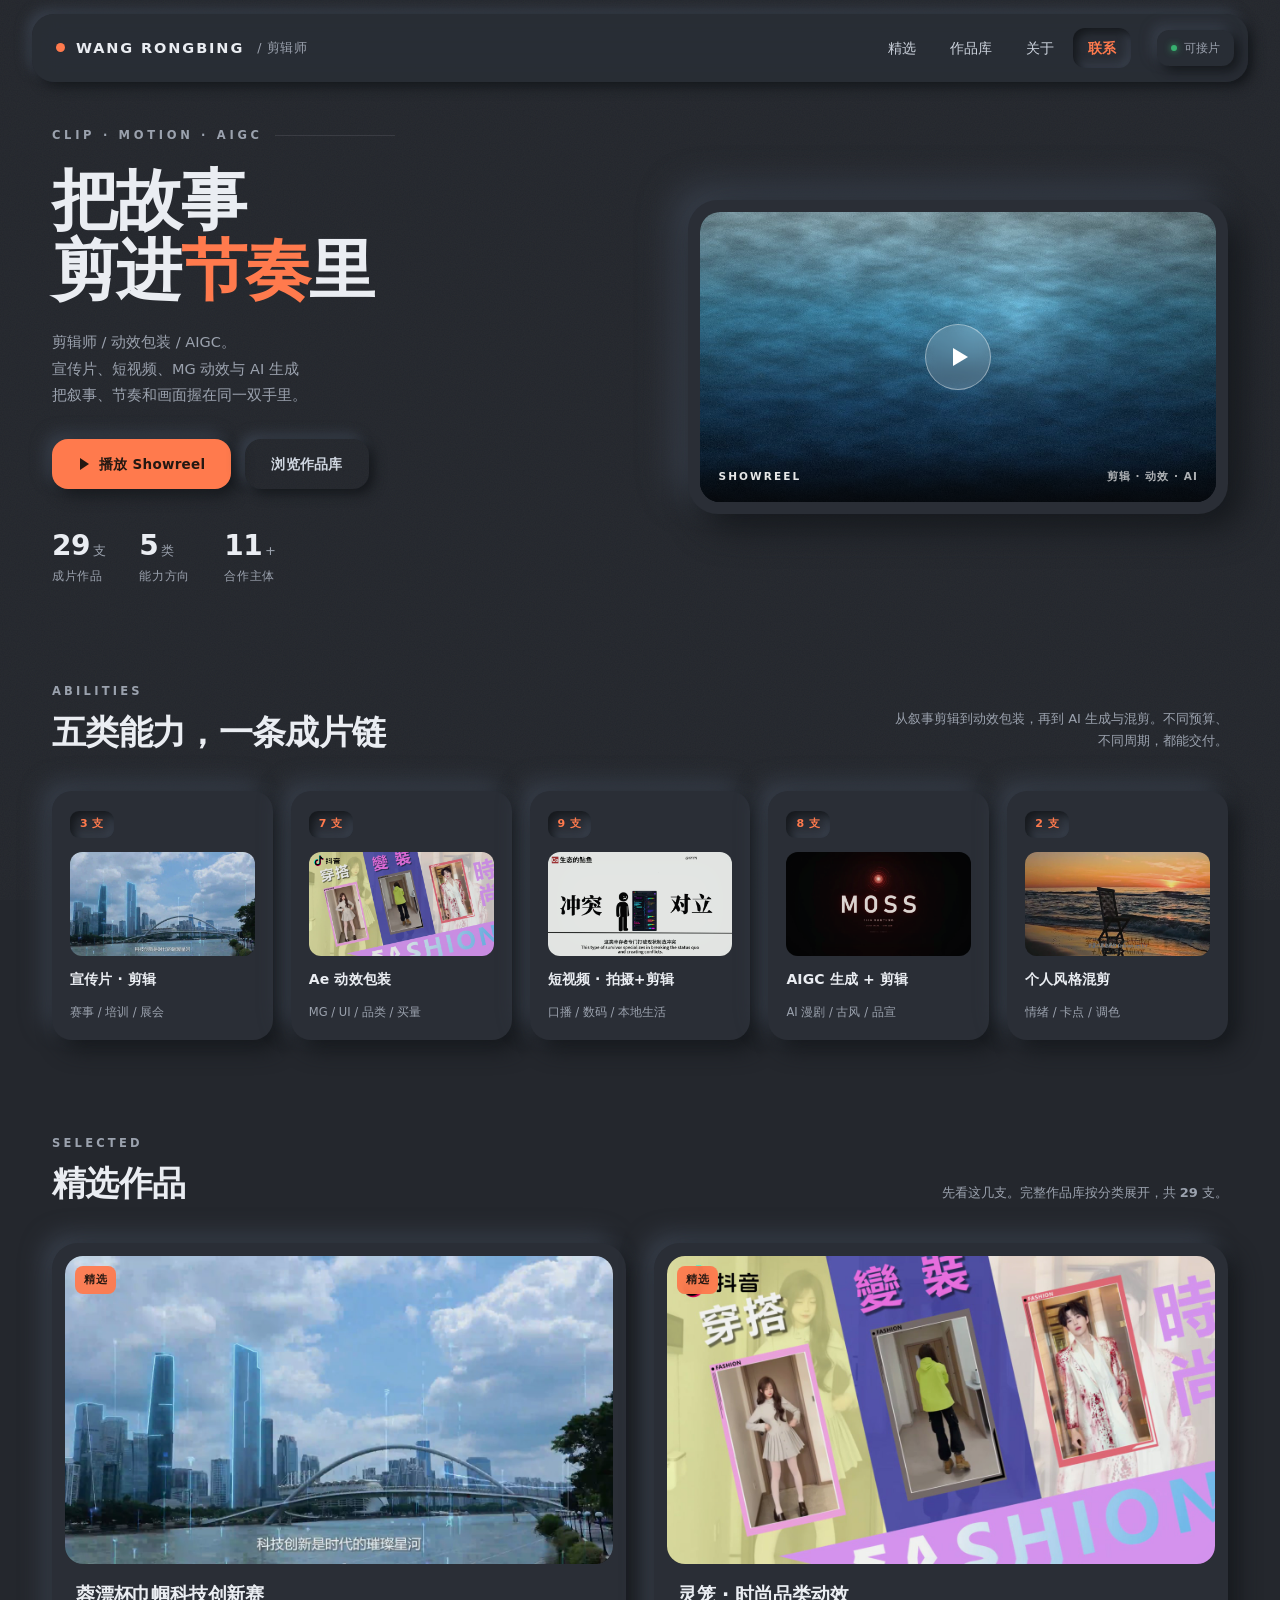
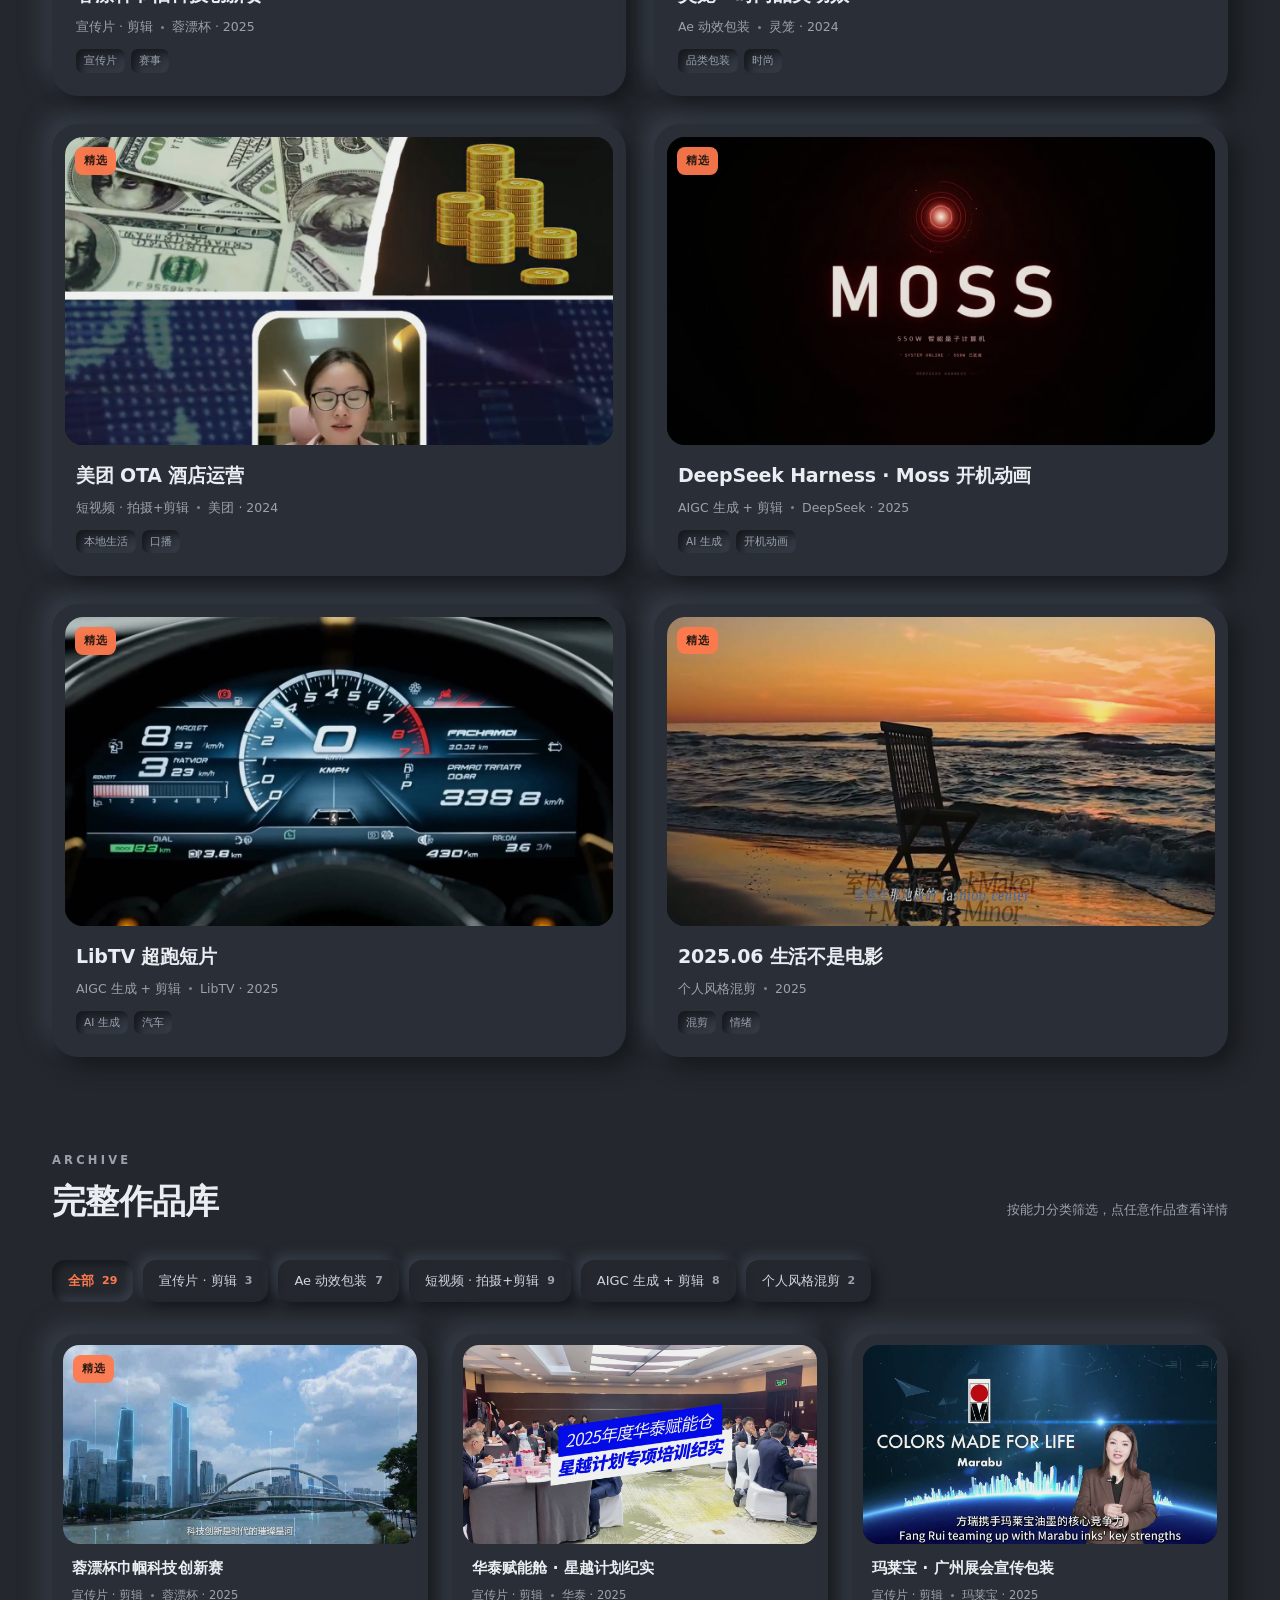
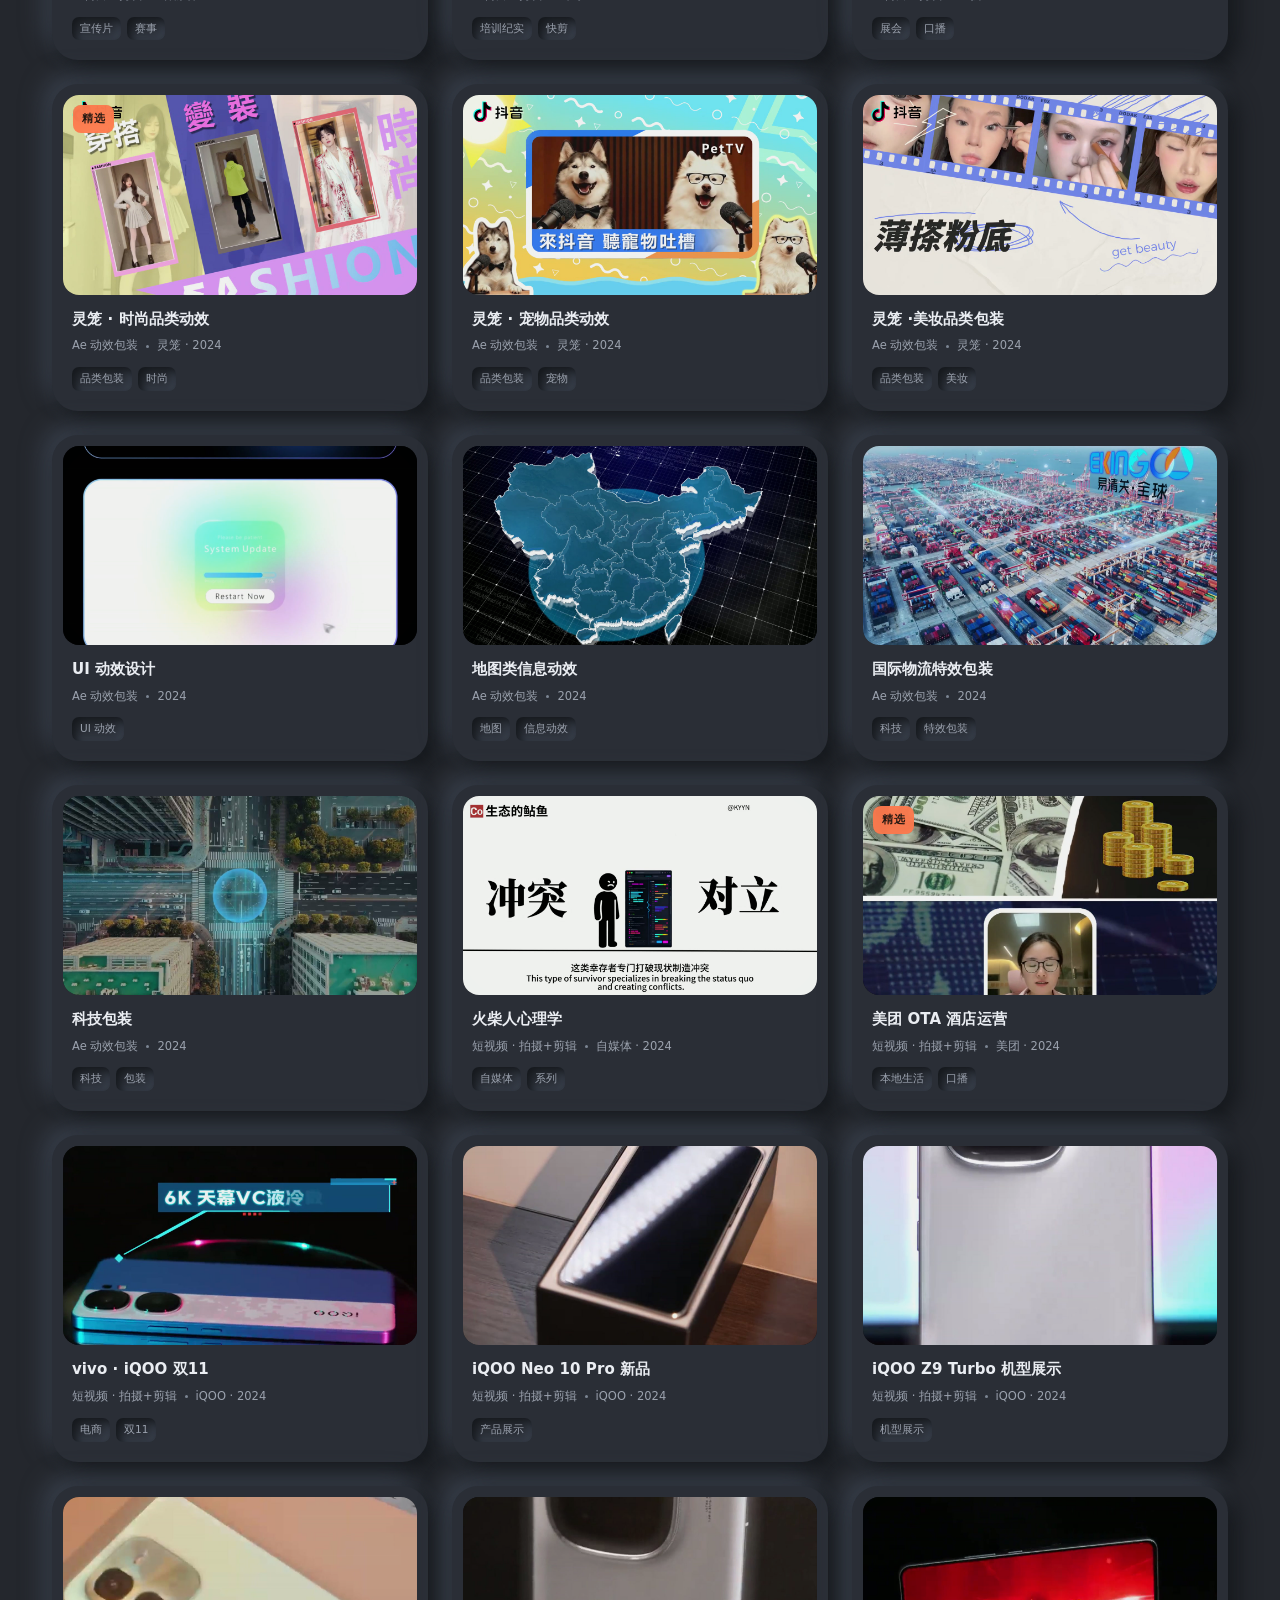
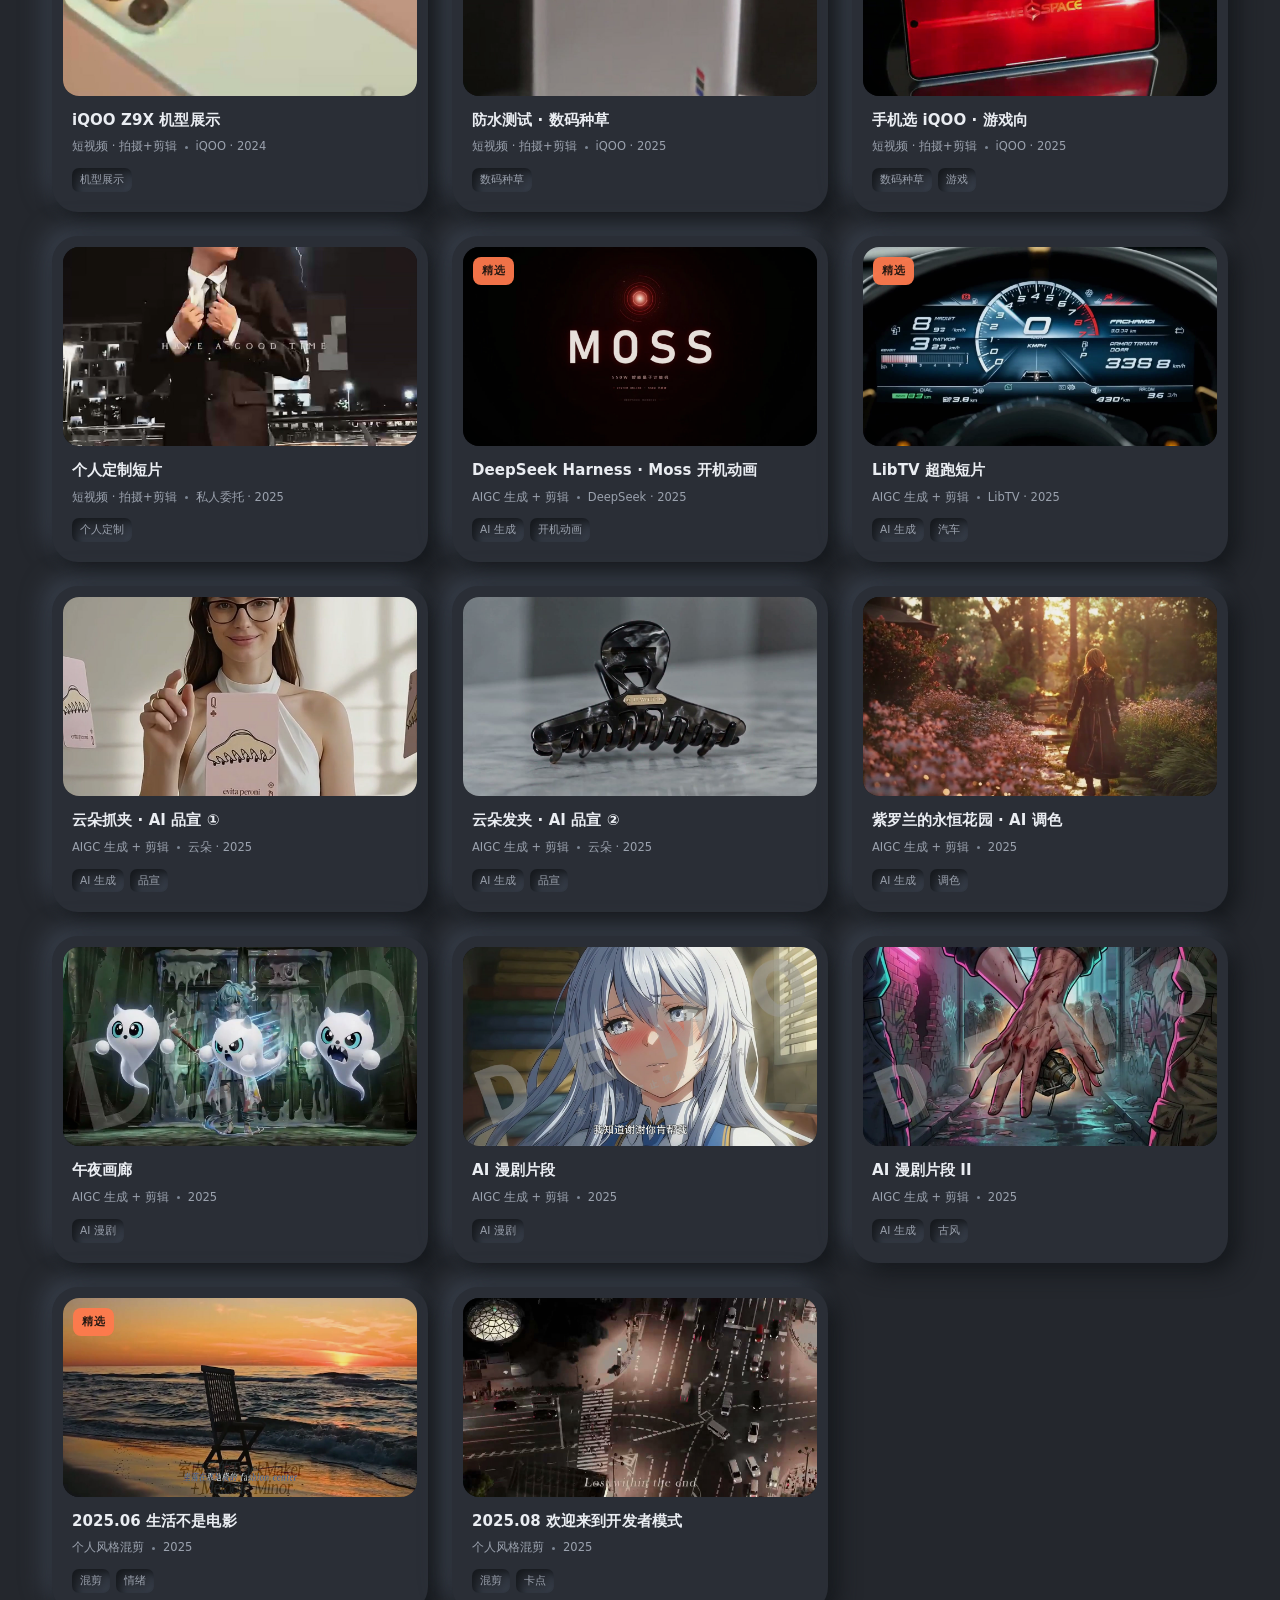
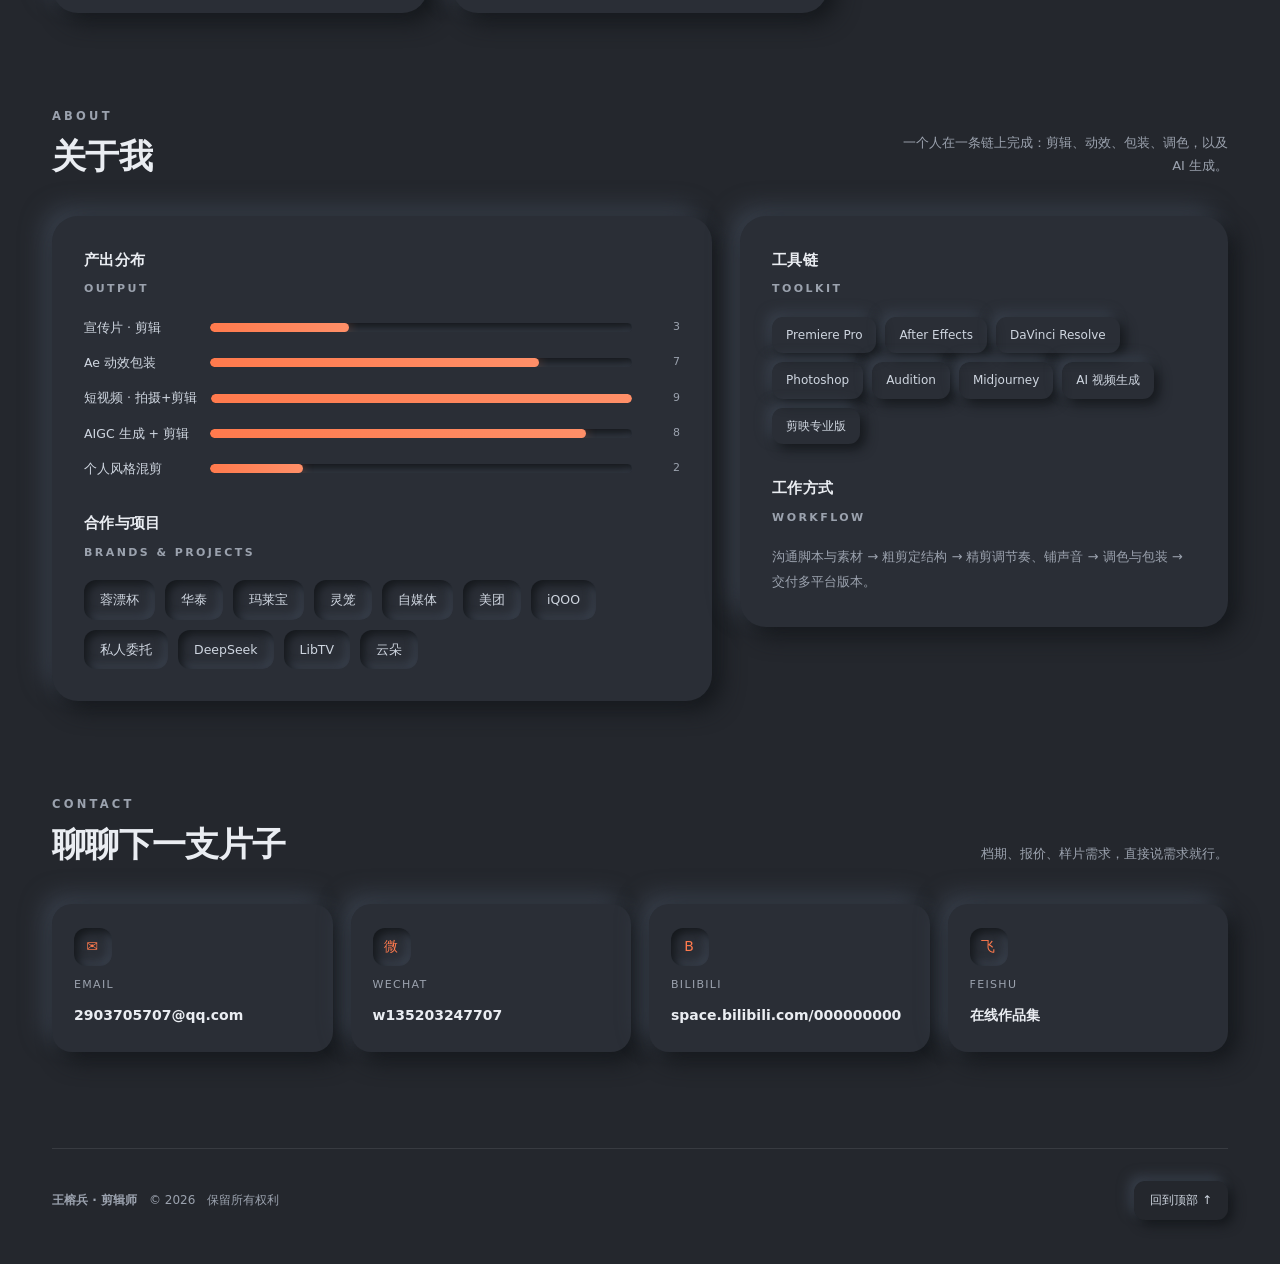
<file: index.html>
<!doctype html>
<html lang="zh-CN">
<head>
<meta charset="utf-8">
<meta name="viewport" content="width=device-width, initial-scale=1">
<title>王榕兵 · 剪辑师作品集</title>
<meta name="description" content="剪辑师作品集：宣传片、Ae 动效包装、短视频、AIGC 生成与个人风格混剪，共 32 支成片。">
<meta name="theme-color" content="#24272d">
<link rel="icon" href="assets/favicon.svg" type="image/svg+xml">
<link rel="stylesheet" href="style.css?v=20261027b">
</head>
<body>

<!-- ============ 导航 ============ -->
<header class="nav-shell">
  <nav class="nav" id="nav" aria-label="主导航">
    <a class="brand" href="#top">
      <span class="dot"></span>
      <span id="brandName">WANG RONGBING</span>
      <span class="role" id="brandRole">/ 剪辑师</span>
    </a>

    <div class="nav-links" id="navLinks">
      <a href="#featured" data-t="nav.featured">精选</a>
      <a href="#works" data-t="nav.works">作品库</a>
      <a href="#about" data-t="nav.about">关于</a>
      <a href="#contact" data-t="nav.contact">联系</a>
    </div>

    <div class="status" id="statusBadge"><b></b>可接片</div>

    <button class="nav-toggle" id="navToggle" aria-label="打开菜单" aria-expanded="false">
      <span></span>
    </button>
  </nav>
</header>

<main>

  <!-- ============ Hero ============ -->
  <section class="hero" id="top">
    <div class="wrap">
      <div class="hero-grid">
        <div class="hero-copy">
          <div class="eyebrow" data-t="hero.eyebrow">CLIP · MOTION · AIGC</div>
          <h1 id="heroTitle"></h1>
          <p class="tagline" id="heroTagline"></p>

          <div class="hero-actions">
            <button class="btn btn-solid" id="btnReel"><span class="tri"></span><span data-t="hero.btnReel">播放 Showreel</span></button>
            <a class="btn btn-ghost" href="#works" data-t="hero.btnWorks">浏览作品库</a>
          </div>

          <div class="hero-stats" id="heroStats"></div>
        </div>

        <div class="reel" id="reelCard" role="button" tabindex="0" aria-label="播放 Showreel">
          <div class="stage">
            <img id="reelImg" alt="Showreel 封面">
            <div class="play-badge"><i></i></div>
            <div class="cap"><span id="reelCap">SHOWREEL</span><em id="reelNote"></em></div>
          </div>
        </div>
      </div>
    </div>
  </section>

  <!-- ============ 能力速览 ============ -->
  <section class="sec" id="ability">
    <div class="wrap">
      <div class="sec-head">
        <h2><small data-t="ability.kicker">ABILITIES</small><span data-t="ability.title">五类能力，一条成片链</span></h2>
        <p class="aside" data-t="ability.aside">从叙事剪辑到动效包装，再到 AI 生成与混剪。不同预算、不同周期，都能交付。</p>
      </div>
      <div class="ability" id="abilityGrid"></div>
    </div>
  </section>

  <!-- ============ 精选 ============ -->
  <section class="sec" id="featured">
    <div class="wrap">
      <div class="sec-head">
        <h2><small data-t="featured.kicker">SELECTED</small><span data-t="featured.title">精选作品</span></h2>
        <p class="aside" id="featuredAside">先看这几支。完整作品库按分类展开，共 <b id="worksCount">32</b> 支。</p>
      </div>
      <div class="grid featured-grid" id="featuredGrid"></div>
    </div>
  </section>

  <!-- ============ 完整作品库 ============ -->
  <section class="sec" id="works">
    <div class="wrap">
      <div class="sec-head">
        <h2><small data-t="works.kicker">ARCHIVE</small><span data-t="works.title">完整作品库</span></h2>
        <p class="aside" data-t="works.aside">按能力分类筛选，点任意作品查看详情，详情页支持 ← → 连续翻阅。</p>
      </div>
      <div class="filters" id="filters" role="tablist" aria-label="作品分类筛选"></div>
      <div class="grid library-grid" id="libraryGrid"></div>
    </div>
  </section>

  <!-- ============ 关于 ============ -->
  <section class="sec" id="about">
    <div class="wrap">
      <div class="sec-head">
        <h2><small data-t="about.kicker">ABOUT</small><span data-t="about.title">关于我</span></h2>
        <p class="aside" data-t="about.aside">一个人在一条链上完成：剪辑、动效、包装、调色，以及 AI 生成。</p>
      </div>

      <div class="about-grid">
        <div class="panel">
          <h3><span data-t="about.outputTitle">产出分布</span><small data-t="about.outputKicker">OUTPUT</small></h3>
          <div class="skill-list" id="skillList"></div>

          <h3 class="h3-gap"><span data-t="about.brandsTitle">合作与项目</span><small data-t="about.brandsKicker">BRANDS &amp; PROJECTS</small></h3>
          <div class="brands" id="brandList"></div>
        </div>

        <div class="panel">
          <h3><span data-t="about.toolsTitle">工具链</span><small data-t="about.toolsKicker">TOOLKIT</small></h3>
          <div class="chips" id="toolList"></div>

          <h3 class="h3-gap"><span data-t="about.workflowTitle">工作方式</span><small data-t="about.workflowKicker">WORKFLOW</small></h3>
          <p class="panel-note" id="workflowText"></p>
        </div>
      </div>
    </div>
  </section>

  <!-- ============ 联系 ============ -->
  <section class="sec" id="contact">
    <div class="wrap">
      <div class="sec-head">
        <h2><small data-t="contact.kicker">CONTACT</small><span data-t="contact.title">聊聊下一支片子</span></h2>
        <p class="aside" data-t="contact.aside">档期、报价、样片需求，直接说需求就行。</p>
      </div>
      <div class="contact-grid" id="contactGrid"></div>
    </div>
  </section>

</main>

<footer class="wrap">
  <div class="foot">
    <span><b id="footName">王榕兵 · 剪辑师</b>　© <span id="footYear">2026</span>　<span data-t="footer.copyright">保留所有权利</span></span>
    <button class="to-top" id="toTop" data-t="footer.backTop">回到顶部 ↑</button>
  </div>
</footer>

<!-- ============ 作品详情弹层 ============ -->
<div class="modal" id="modal" role="dialog" aria-modal="true" aria-labelledby="modalTitle" aria-hidden="true">
  <div class="modal-panel" id="modalPanel">
    <button class="modal-close" id="modalClose" aria-label="关闭详情">✕</button>

    <div class="stage" id="modalStage"></div>

    <div class="modal-body">
      <div class="modal-main">
        <h2 id="modalTitle"></h2>
        <p class="desc" id="modalDesc"></p>
        <div class="tags" id="modalTags"></div>
      </div>
      <div class="meta" id="modalMeta"></div>
    </div>

    <div class="modal-nav" id="modalNav">
      <button id="prevWork" type="button">←　<span></span></button>
      <span class="count" id="modalCount"></span>
      <button id="nextWork" type="button"><span></span>　→</button>
    </div>
  </div>
</div>

<!-- 内容数据（由 build.mjs 从 content/*.json 生成） -->
<script src="data/content.js"></script>
<script src="app.js?v=20261027b"></script>
</body>
</html>
</file>
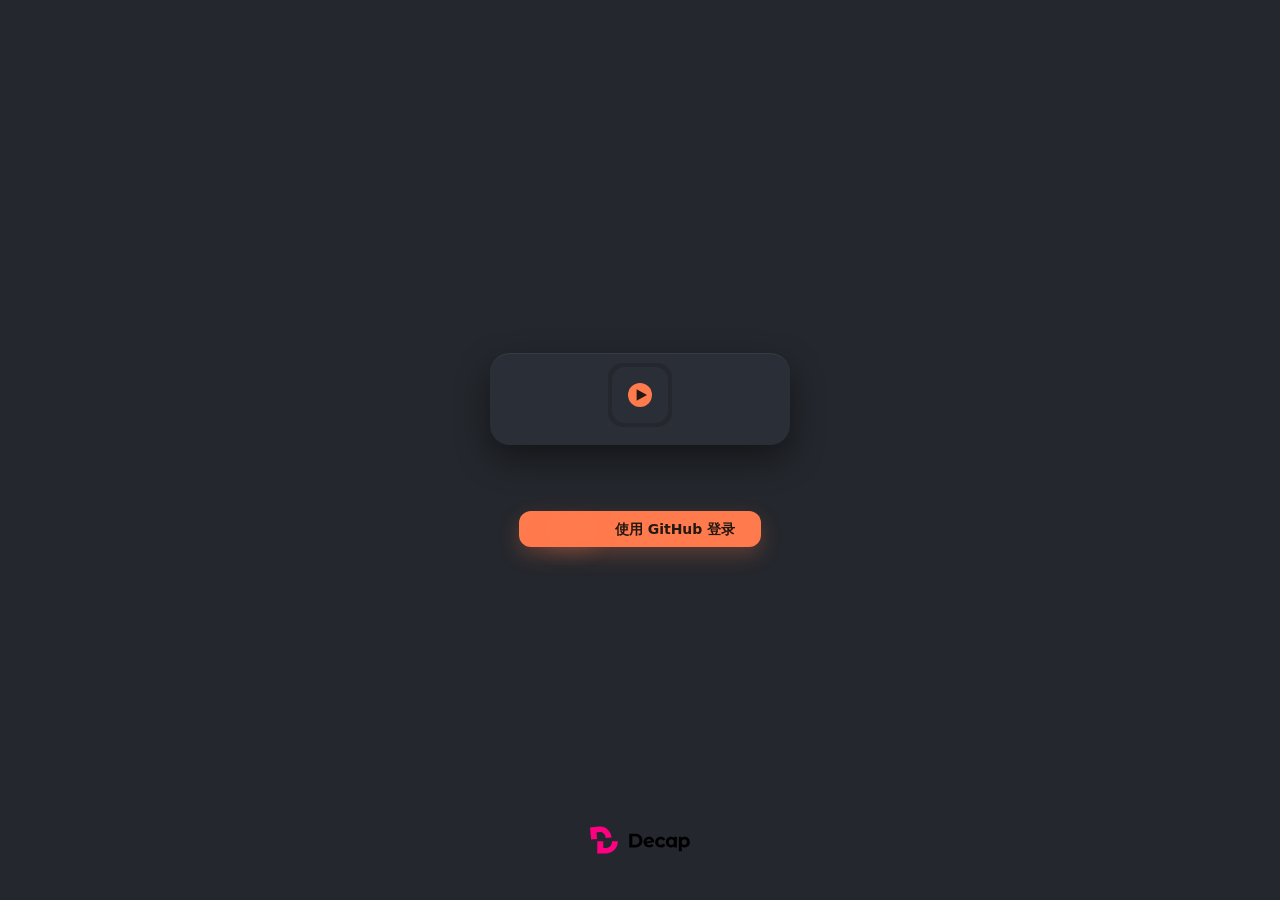
<file: admin/index.html>
<!doctype html>
<html lang="zh-CN">
<head>
  <meta charset="utf-8">
  <meta name="viewport" content="width=device-width, initial-scale=1">
  <meta name="robots" content="noindex, nofollow">
  <title>作品集后台</title>
  <link rel="stylesheet" href="./theme.css">
  <link rel="icon" href="../assets/favicon.svg" type="image/svg+xml">
  <style>
    /* 后台加载完成前的占位，避免白屏 */
    body{margin:0;background:#24272d;color:#9ba2ae;font:14px/1.7 system-ui,"PingFang SC","Microsoft YaHei",sans-serif}
    #boot{position:fixed;inset:0;display:grid;place-items:center;text-align:center;padding:24px}
    #boot b{display:block;color:#eaedf2;font-size:15px;margin-bottom:6px}
    noscript{color:#ff7a4d}
  </style>
</head>
<body>
  <div id="boot"><div><b>正在加载后台…</b>登录后即可增删作品、改文案、填 B 站链接</div></div>
  <noscript><p style="padding:24px">后台需要 JavaScript，请换用 Chrome / Edge 打开。</p></noscript>

  <!-- Decap CMS 只在后台加载，公共页面不引用 -->
  <script src="./decap-cms.js"></script>
  <script>
    // CMS 接管后隐藏占位
    window.addEventListener("load", () => {
      setTimeout(() => {
        const b = document.getElementById("boot");
        if (b) b.remove();
      }, 1200);
    });
  </script>
</body>
</html>
</file>
<file: style.css>
/* ==========================================================================
   剪辑师作品集 · 深色新拟态（炭灰浮雕）
   设计令牌：底 #24272d / 表面 #2a2e36 / 浅阴影 #39404c / 深阴影 #15181c
             主文字 #eaedf2 / 次要 #9ba2ae / 点睛 #ff7a4d
   ========================================================================== */

:root{
  --bg:#24272d;
  --surface:#2a2e36;
  --surface-2:#2d323a;
  --lo:#39404c;
  --hi:#15181c;
  --ink:#eaedf2;
  --ink-2:#cfd6e0;
  --dim:#9ba2ae;
  --dim-2:#7c8593;
  --accent:#ff7a4d;
  --accent-2:#ff8f68;
  --accent-ink:#241812;
  --line:rgba(234,237,242,.10);

  --shadow:9px 9px 22px var(--hi), -9px -9px 22px var(--lo);
  --shadow-sm:5px 5px 12px var(--hi), -5px -5px 12px var(--lo);
  --shadow-lg:14px 14px 34px var(--hi), -14px -14px 34px var(--lo);
  --shadow-in:inset 4px 4px 9px var(--hi), inset -4px -4px 9px var(--lo);
  --shadow-in-deep:inset 7px 7px 16px var(--hi), inset -7px -7px 16px var(--lo);

  --r-lg:26px;
  --r-md:20px;
  --r-sm:14px;
  --r-xs:10px;

  --wrap:1240px;
  --gap:24px;
  --ease:cubic-bezier(.22,.61,.36,1);
}

*,*::before,*::after{box-sizing:border-box;margin:0;padding:0}

html{scroll-behavior:smooth;-webkit-text-size-adjust:100%}

body{
  background:var(--bg);
  color:var(--ink);
  font-family:"PingFang SC","Microsoft YaHei UI","Microsoft YaHei",system-ui,-apple-system,"Segoe UI",Roboto,sans-serif;
  font-size:15px;
  line-height:1.7;
  -webkit-font-smoothing:antialiased;
  text-rendering:optimizeLegibility;
  overflow-x:hidden;
}

/* 极轻的颗粒质感，避免纯色新拟态显得塑料 */
body::before{
  content:"";
  position:fixed;
  inset:0;
  pointer-events:none;
  z-index:1;
  opacity:.035;
  background-image:url("data:image/svg+xml,%3Csvg xmlns='http://www.w3.org/2000/svg' width='180' height='180'%3E%3Cfilter id='n'%3E%3CfeTurbulence type='fractalNoise' baseFrequency='.85' numOctaves='3'/%3E%3C/filter%3E%3Crect width='180' height='180' filter='url(%23n)'/%3E%3C/svg%3E");
}

img{display:block;max-width:100%}
a{color:inherit;text-decoration:none}
button{font:inherit;color:inherit;background:none;border:0;cursor:pointer}
ul{list-style:none}

::selection{background:var(--accent);color:#241812}

:focus-visible{
  outline:2px solid var(--accent);
  outline-offset:3px;
  border-radius:6px;
}

.wrap{width:100%;max-width:var(--wrap);margin:0 auto;padding:0 32px;position:relative;z-index:2}

section{scroll-margin-top:112px}

/* ---------- 通用新拟态件 ---------- */
.neu{background:var(--surface);box-shadow:var(--shadow)}
.neu-sm{background:var(--surface);box-shadow:var(--shadow-sm)}
.neu-in{background:var(--surface);box-shadow:var(--shadow-in)}

/* ==========================================================================
   导航
   ========================================================================== */
.nav-shell{
  position:sticky;
  top:14px;
  z-index:60;
  padding:0 32px;
  max-width:calc(var(--wrap) + 64px);
  margin:0 auto;
}

.nav{
  display:flex;
  align-items:center;
  gap:26px;
  height:68px;
  padding:0 14px 0 24px;
  border-radius:22px;
  background:color-mix(in srgb,var(--surface) 88%,transparent);
  box-shadow:var(--shadow-sm);
  backdrop-filter:blur(14px) saturate(1.1);
  -webkit-backdrop-filter:blur(14px) saturate(1.1);
}

.brand{display:flex;align-items:center;gap:11px;font-weight:700;letter-spacing:.13em;font-size:14.5px;white-space:nowrap}
.brand .dot{
  width:9px;height:9px;border-radius:50%;
  background:var(--accent);
  box-shadow:0 0 0 4px var(--accent-soft);
  flex:none;
}
.brand .role{font-weight:400;font-size:12.5px;letter-spacing:.05em;color:var(--dim);margin-left:2px}

.nav-links{display:flex;gap:4px;margin-left:auto}
.nav-links a{
  font-size:13.5px;
  color:var(--ink-2);
  padding:9px 15px;
  border-radius:12px;
  transition:box-shadow .25s var(--ease), color .25s, background .25s;
}
.nav-links a:hover{box-shadow:var(--shadow-sm);color:var(--ink)}
.nav-links a.on{box-shadow:var(--shadow-in);color:var(--accent);font-weight:600}

.status{
  display:flex;align-items:center;gap:7px;
  font-size:12px;color:var(--dim);
  padding:8px 14px;border-radius:12px;
  box-shadow:var(--shadow-sm);
  white-space:nowrap;
}
.status b{width:6px;height:6px;border-radius:50%;background:#37b06f;box-shadow:0 0 7px #37b06f}

.nav-toggle{display:none;width:42px;height:42px;border-radius:13px;box-shadow:var(--shadow-sm);align-items:center;justify-content:center;margin-left:auto}
.nav-toggle span{display:block;width:16px;height:1.6px;background:var(--ink);border-radius:2px;position:relative}
.nav-toggle span::before,.nav-toggle span::after{content:"";position:absolute;left:0;width:16px;height:1.6px;background:var(--ink);border-radius:2px}
.nav-toggle span::before{top:-5px}
.nav-toggle span::after{top:5px}

/* ==========================================================================
   Hero
   ========================================================================== */
.hero{padding:58px 0 0}
.hero-grid{
  display:grid;
  grid-template-columns:1.04fr .96fr;
  gap:52px;
  align-items:center;
}

.eyebrow{
  font-size:11.5px;letter-spacing:.32em;font-weight:600;
  color:var(--dim);
  margin-bottom:20px;
  display:flex;align-items:center;gap:12px;
}
.eyebrow::after{content:"";flex:1;height:1px;background:var(--line);max-width:120px}

h1{
  font-size:clamp(40px,5.4vw,66px);
  line-height:1.07;
  font-weight:600;
  letter-spacing:-.025em;
}
h1 .accent{color:var(--accent)}

.tagline{
  margin-top:22px;
  font-size:14.5px;
  color:var(--dim);
  line-height:1.85;
  max-width:400px;
}

.hero-actions{display:flex;gap:14px;margin-top:30px;flex-wrap:wrap}

.btn{
  display:inline-flex;align-items:center;gap:10px;
  height:50px;padding:0 26px;
  border-radius:16px;
  font-size:13.5px;font-weight:600;
  letter-spacing:.02em;
  transition:transform .22s var(--ease), box-shadow .22s var(--ease);
}
.btn:active{transform:translateY(1px)}
.btn-solid{
  background:var(--accent);
  color:var(--accent-ink);
  box-shadow:6px 6px 15px var(--hi), -6px -6px 15px var(--lo);
}
.btn-solid:hover{background:var(--accent-2);transform:translateY(-2px);box-shadow:8px 8px 20px var(--hi), -8px -8px 20px var(--lo)}
.btn-ghost{color:var(--ink-2);box-shadow:var(--shadow-sm)}
.btn-ghost:hover{transform:translateY(-2px);color:var(--ink)}
.btn .tri{
  width:0;height:0;
  border-left:9px solid currentColor;
  border-top:6px solid transparent;
  border-bottom:6px solid transparent;
  margin-left:2px;
}

.hero-stats{display:flex;gap:34px;margin-top:40px}
.stat b{display:block;font-size:28px;font-weight:600;letter-spacing:-.02em;line-height:1.2}
.stat b i{font-style:normal;font-size:13px;color:var(--dim);margin-left:3px;font-weight:500}
.stat span{font-size:12px;color:var(--dim);letter-spacing:.06em}

/* Showreel 卡 */
.reel{
  position:relative;
  padding:12px;
  border-radius:30px;
  background:var(--surface);
  box-shadow:var(--shadow-lg);
  cursor:pointer;
  transition:transform .3s var(--ease), box-shadow .3s var(--ease);
}
.reel:hover{transform:translateY(-4px);box-shadow:16px 16px 40px var(--hi), -16px -16px 40px var(--lo)}
.reel .stage{
  position:relative;
  aspect-ratio:16/9;
  border-radius:20px;
  overflow:hidden;
  background:#15181d;
  box-shadow:inset 0 0 70px rgba(0,0,0,.55);
}
.reel img{width:100%;height:100%;object-fit:cover;opacity:.92;transition:transform .6s var(--ease), opacity .3s}
.reel:hover img{transform:scale(1.035);opacity:1}

.play-badge{
  position:absolute;inset:0;
  display:grid;place-items:center;
  z-index:2;
}
.play-badge i{
  width:66px;height:66px;border-radius:50%;
  background:rgba(255,255,255,.16);
  border:1px solid rgba(255,255,255,.4);
  backdrop-filter:blur(8px);
  -webkit-backdrop-filter:blur(8px);
  display:grid;place-items:center;
  transition:transform .25s var(--ease), background .25s;
}
.reel:hover .play-badge i{transform:scale(1.08);background:rgba(255,255,255,.24)}
.play-badge i::after{
  content:"";width:0;height:0;
  border-left:15px solid #fff;
  border-top:9px solid transparent;
  border-bottom:9px solid transparent;
  margin-left:4px;
}

.cap{
  position:absolute;left:0;right:0;bottom:0;
  padding:16px 18px;
  font-size:10.5px;letter-spacing:.2em;font-weight:600;
  color:rgba(255,255,255,.9);
  background:linear-gradient(180deg,transparent,rgba(6,8,11,.82));
  z-index:2;
  display:flex;justify-content:space-between;
}
.cap em{font-style:normal;opacity:.75;letter-spacing:.1em}

/* ==========================================================================
   区块标题
   ========================================================================== */
.sec{padding:96px 0 0}
.sec-head{display:flex;align-items:flex-end;justify-content:space-between;gap:24px;margin-bottom:38px}
.sec-head h2{
  font-size:clamp(26px,3vw,34px);
  font-weight:600;letter-spacing:-.02em;line-height:1.25;
}
.sec-head h2 small{
  display:block;font-size:11.5px;letter-spacing:.28em;color:var(--dim);
  font-weight:600;margin-bottom:12px;
}
.sec-head .aside{font-size:13px;color:var(--dim);max-width:340px;line-height:1.75;text-align:right}

/* ==========================================================================
   能力速览
   ========================================================================== */
.ability{display:grid;grid-template-columns:repeat(5,1fr);gap:18px}

.abil{
  padding:20px 18px 18px;
  border-radius:var(--r-md);
  background:var(--surface);
  box-shadow:var(--shadow);
  text-align:left;
  transition:transform .26s var(--ease), box-shadow .26s var(--ease);
  display:flex;flex-direction:column;gap:14px;
}
.abil:hover{transform:translateY(-4px);box-shadow:var(--shadow-lg)}
.abil .thumb{width:100%;aspect-ratio:16/9;border-radius:12px;overflow:hidden;box-shadow:inset 0 0 40px rgba(0,0,0,.4)}
.abil .thumb img{width:100%;height:100%;object-fit:cover;opacity:.88}
.abil h3{font-size:14px;font-weight:600;letter-spacing:.01em;line-height:1.4}
.abil p{font-size:11.5px;color:var(--dim);line-height:1.6}
.abil .n{
  align-self:flex-start;
  font-size:11px;font-weight:600;letter-spacing:.04em;color:var(--accent);
  padding:4px 10px;border-radius:9px;
  box-shadow:var(--shadow-in);
}

/* ==========================================================================
   作品卡
   ========================================================================== */
.grid{display:grid;gap:var(--gap)}

.featured-grid{grid-template-columns:repeat(var(--feat-cols,2),1fr);gap:28px}
.library-grid{grid-template-columns:repeat(var(--lib-cols,3),1fr)}

.card{
  position:relative;
  padding:11px;
  border-radius:var(--r-lg);
  background:var(--surface);
  box-shadow:var(--shadow);
  text-align:left;
  width:100%;
  transition:transform .3s var(--ease), box-shadow .3s var(--ease);
}
.card:hover{transform:translateY(-5px);box-shadow:var(--shadow-lg)}
.card:active{transform:translateY(-2px)}

.card .frame{
  position:relative;
  aspect-ratio:16/9;
  border-radius:16px;
  overflow:hidden;
  background:#15181d;
  box-shadow:inset 0 0 50px rgba(0,0,0,.45);
}
.card .frame img{width:100%;height:100%;object-fit:cover;transition:transform .7s var(--ease), opacity .3s;opacity:.94}
.card:hover .frame img{transform:scale(1.05);opacity:1}

.card .play{
  position:absolute;inset:0;display:grid;place-items:center;z-index:2;
  background:linear-gradient(180deg,rgba(6,8,11,.10),rgba(6,8,11,.55));
  opacity:0;transition:opacity .28s var(--ease);
}
.card:hover .play,.card:focus-visible .play{opacity:1}
.card .play i{
  width:48px;height:48px;border-radius:50%;
  background:rgba(255,255,255,.18);
  border:1px solid rgba(255,255,255,.45);
  backdrop-filter:blur(6px);
  display:grid;place-items:center;
}
.card .play i::after{
  content:"";width:0;height:0;
  border-left:11px solid #fff;
  border-top:7px solid transparent;border-bottom:7px solid transparent;
  margin-left:3px;
}

.badge{
  position:absolute;z-index:3;
  font-size:10.5px;font-weight:600;letter-spacing:.05em;
  padding:5px 9px;border-radius:8px;
  backdrop-filter:blur(6px);
}
.badge-tl{top:10px;left:10px;background:rgba(255,122,77,.94);color:#241812}
.badge-tr{top:10px;right:10px;background:rgba(8,10,13,.62);color:rgba(255,255,255,.92);font-variant-numeric:tabular-nums}

.card .body{padding:14px 9px 9px}
.card .body h3{font-size:15px;font-weight:600;line-height:1.45;letter-spacing:.005em}
.card .body .sub{
  display:flex;align-items:center;gap:8px;
  margin-top:6px;font-size:11.5px;color:var(--dim);
}
.card .body .sub i{width:3px;height:3px;border-radius:50%;background:var(--dim-2);flex:none}
.card .body .tags{display:flex;gap:6px;flex-wrap:wrap;margin-top:11px}
.card .body .tags span{
  font-size:10.5px;color:var(--dim);
  padding:3px 8px;border-radius:7px;
  box-shadow:var(--shadow-in);
}

.featured-grid .card{padding:13px;border-radius:var(--r-lg)}
.featured-grid .card .frame{border-radius:18px}
.featured-grid .card .body{padding:17px 11px 10px}
.featured-grid .card .body h3{font-size:19px;letter-spacing:-.01em}
.featured-grid .card .body .sub{font-size:12.5px;margin-top:8px}

/* ==========================================================================
   筛选条
   ========================================================================== */
.filters{
  display:flex;gap:10px;flex-wrap:wrap;
  margin-bottom:32px;
}
.filter{
  display:inline-flex;align-items:center;gap:8px;
  height:42px;padding:0 16px;
  border-radius:13px;
  font-size:13px;font-weight:500;
  color:var(--ink-2);
  box-shadow:var(--shadow-sm);
  transition:box-shadow .22s var(--ease), color .22s, transform .22s;
  white-space:nowrap;
}
.filter:hover{transform:translateY(-1px);color:var(--ink)}
.filter b{font-size:11px;font-weight:600;color:var(--dim);font-variant-numeric:tabular-nums}
.filter.on{
  box-shadow:var(--shadow-in);
  color:var(--accent);font-weight:600;
}
.filter.on b{color:var(--accent)}

.empty{
  padding:56px 20px;border-radius:var(--r-md);
  text-align:center;color:var(--dim);font-size:13.5px;
  box-shadow:var(--shadow-in);
}

/* ==========================================================================
   关于
   ========================================================================== */
.about-grid{display:grid;grid-template-columns:1.15fr .85fr;gap:28px;align-items:start}

.panel{
  padding:32px;
  border-radius:var(--r-lg);
  background:var(--surface);
  box-shadow:var(--shadow);
}
.panel h3{font-size:15px;font-weight:600;letter-spacing:.02em;margin-bottom:18px}
.panel h3 small{display:block;font-size:11px;letter-spacing:.22em;color:var(--dim);font-weight:600;margin-top:7px}

.skill-list{display:grid;gap:14px}
.skill{display:flex;align-items:center;gap:14px}
.skill .k{font-size:12.5px;color:var(--ink-2);min-width:112px}
.skill .bar{flex:1;height:9px;border-radius:6px;box-shadow:var(--shadow-in);overflow:hidden;position:relative}
.skill .bar i{
  position:absolute;left:0;top:0;bottom:0;
  border-radius:6px;
  background:linear-gradient(90deg,var(--accent),var(--accent-2));
  box-shadow:0 0 12px rgba(255,122,77,.35);
}
.skill .v{font-size:11px;color:var(--dim);font-variant-numeric:tabular-nums;min-width:34px;text-align:right}

.chips{display:flex;flex-wrap:wrap;gap:9px}
.chip{
  font-size:12px;color:var(--ink-2);
  padding:8px 14px;border-radius:11px;
  box-shadow:var(--shadow-sm);
  transition:box-shadow .2s,color .2s;
}
.chip:hover{box-shadow:var(--shadow-in);color:var(--accent)}

.panel h3.h3-gap{margin-top:32px}
.panel-note{font-size:13px;color:var(--dim);line-height:1.9}

.brands{display:flex;flex-wrap:wrap;gap:10px;margin-top:4px}
.brand-item{
  font-size:12.5px;color:var(--ink-2);
  padding:9px 16px;border-radius:12px;
  box-shadow:var(--shadow-in);
}

/* ==========================================================================
   联系
   ========================================================================== */
.contact-grid{display:grid;grid-template-columns:repeat(4,1fr);gap:18px}
.contact-item{
  display:flex;flex-direction:column;gap:10px;
  padding:24px 22px;
  border-radius:var(--r-md);
  background:var(--surface);
  box-shadow:var(--shadow);
  transition:transform .26s var(--ease), box-shadow .26s var(--ease);
  text-align:left;
}
.contact-item:hover{transform:translateY(-4px);box-shadow:var(--shadow-lg)}
.contact-item .ic{
  width:38px;height:38px;border-radius:12px;
  display:grid;place-items:center;
  box-shadow:var(--shadow-in);
  font-size:14px;color:var(--accent);
}
.contact-item span{font-size:11px;letter-spacing:.12em;color:var(--dim);text-transform:uppercase}
.contact-item strong{font-size:14px;font-weight:600;word-break:break-all}

/* ==========================================================================
   页脚
   ========================================================================== */
.foot{
  margin-top:96px;
  padding:32px 0 44px;
  display:flex;align-items:center;justify-content:space-between;gap:20px;
  font-size:12px;color:var(--dim);
  border-top:1px solid var(--line);
  flex-wrap:wrap;
}
.foot .to-top{
  padding:9px 16px;border-radius:11px;box-shadow:var(--shadow-sm);
  font-size:12px;color:var(--ink-2);transition:box-shadow .2s,color .2s;
}
.foot .to-top:hover{box-shadow:var(--shadow-in);color:var(--accent)}

/* ==========================================================================
   详情弹层
   ========================================================================== */
.modal{
  position:fixed;inset:0;z-index:120;
  display:none;
  padding:40px 24px;
  overflow-y:auto;
  background:rgba(8,10,13,.66);
  backdrop-filter:blur(10px) saturate(.9);
  -webkit-backdrop-filter:blur(10px) saturate(.9);
}
.modal.open{display:block;animation:fade .24s var(--ease)}
@keyframes fade{from{opacity:0}to{opacity:1}}
@keyframes rise{from{opacity:0;transform:translateY(18px) scale(.985)}to{opacity:1;transform:none}}

.modal-panel{
  position:relative;
  width:100%;max-width:1040px;
  margin:0 auto;
  padding:16px;
  border-radius:30px;
  background:var(--surface);
  box-shadow:0 40px 90px rgba(0,0,0,.58), var(--shadow);
  animation:rise .3s var(--ease);
}

.modal-close{
  position:absolute;top:-16px;right:-16px;
  width:44px;height:44px;border-radius:50%;
  background:var(--surface);
  box-shadow:var(--shadow-sm);
  display:grid;place-items:center;
  font-size:17px;color:var(--ink-2);
  transition:box-shadow .2s,color .2s;
  z-index:5;
}
.modal-close:hover{box-shadow:var(--shadow-in);color:var(--accent)}

.stage{
  position:relative;
  aspect-ratio:16/9;
  border-radius:20px;
  overflow:hidden;
  background:#0f1216;
  box-shadow:inset 0 0 90px rgba(0,0,0,.7);
  display:grid;place-items:center;
}
.stage iframe,.stage video{position:absolute;inset:0;width:100%;height:100%;border:0}
/* 视频永不拉伸：横屏填满画面；竖屏完整显示（两侧留黑边，不裁掉画面内容） */
.stage video{object-fit:cover;object-position:center;background:#0d1413}
.stage video.is-portrait{object-fit:contain}
.stage .ph{
  text-align:center;color:rgba(228,235,242,.66);
  padding:24px;
  position:relative;z-index:2;
}
.stage .ph .ring{
  width:62px;height:62px;border-radius:50%;
  border:1px solid rgba(255,255,255,.28);
  display:grid;place-items:center;margin:0 auto 16px;
}
.stage .ph .ring::after{
  content:"";width:0;height:0;
  border-left:14px solid rgba(255,255,255,.75);
  border-top:8.5px solid transparent;border-bottom:8.5px solid transparent;
  margin-left:4px;
}
.stage .ph b{display:block;font-size:14px;font-weight:600;letter-spacing:.03em;margin-bottom:6px;color:rgba(240,245,250,.94)}
.stage .ph span{font-size:11.5px;letter-spacing:.04em;line-height:1.7;display:block;max-width:340px;margin:0 auto}

.modal-body{padding:22px 12px 10px;display:grid;grid-template-columns:1fr 300px;gap:28px}
.modal-body h2{font-size:23px;font-weight:600;letter-spacing:-.01em;line-height:1.35}
.modal-body .desc{margin-top:12px;font-size:13.5px;color:var(--dim);line-height:1.85}
.modal-body .tags{display:flex;gap:6px;flex-wrap:wrap;margin-top:16px}
.modal-body .tags span{font-size:10.5px;color:var(--dim);padding:3px 9px;border-radius:7px;box-shadow:var(--shadow-in)}

.meta{display:grid;gap:11px;align-content:start}
.meta-row{display:flex;justify-content:space-between;gap:14px;font-size:12.5px;padding-bottom:11px;border-bottom:1px solid var(--line)}
.meta-row:last-child{border-bottom:0;padding-bottom:0}
.meta-row span{color:var(--dim);flex:none}
.meta-row b{font-weight:600;text-align:right;word-break:break-word}

.modal-nav{
  display:flex;align-items:center;justify-content:space-between;gap:14px;
  padding:16px 12px 8px;
  border-top:1px solid var(--line);
  margin-top:8px;
}
.modal-nav[hidden]{display:none}
.modal-nav button{
  display:inline-flex;align-items:center;gap:9px;
  padding:11px 18px;border-radius:13px;
  font-size:12.5px;color:var(--ink-2);
  box-shadow:var(--shadow-sm);
  transition:box-shadow .2s,color .2s;
  max-width:46%;
}
.modal-nav button:hover{box-shadow:var(--shadow-in);color:var(--accent)}
.modal-nav button:disabled{opacity:.35;pointer-events:none}
.modal-nav button span{overflow:hidden;text-overflow:ellipsis;white-space:nowrap}
.modal-nav .count{font-size:11.5px;color:var(--dim);font-variant-numeric:tabular-nums;white-space:nowrap;flex:none}

/* ==========================================================================
   响应式
   ========================================================================== */
@media (max-width:1199px){
  .library-grid{grid-template-columns:repeat(min(var(--lib-cols,3),2),1fr)}
  .ability{grid-template-columns:repeat(3,1fr)}
  .contact-grid{grid-template-columns:repeat(2,1fr)}
  .hero-grid{gap:36px}
  .about-grid{grid-template-columns:1fr}
  .modal-body{grid-template-columns:1fr;gap:22px}
}

@media (max-width:960px){
  .hero-grid{grid-template-columns:1fr;gap:38px}
  .reel{order:-1}
  .sec{padding-top:72px}
  .featured-grid{grid-template-columns:1fr;gap:20px}
  .sec-head{flex-direction:column;align-items:flex-start;gap:14px}
  .sec-head .aside{text-align:left;max-width:none}
  .hero-stats{gap:26px}
}

@media (max-width:860px){
  .nav-shell{padding:0 18px;top:10px}
  .nav{height:60px;padding:0 10px 0 16px;gap:12px}
  .nav-links,.status{display:none}
  .nav-toggle{display:flex}
  .nav.open .nav-links{
    display:flex;flex-direction:column;gap:4px;
    position:absolute;left:18px;right:18px;top:74px;
    padding:12px;border-radius:18px;
    background:var(--surface);
    box-shadow:var(--shadow-lg);
  }
  .nav.open .nav-links a{padding:12px 16px;font-size:14px}
  .wrap{padding:0 20px}
}

@media (max-width:768px){
  body{font-size:14.5px}
  .library-grid{grid-template-columns:1fr;gap:18px}
  .ability{grid-template-columns:repeat(2,1fr);gap:14px}
  .contact-grid{grid-template-columns:1fr 1fr;gap:14px}
  .hero{padding-top:34px}
  .hero-stats{gap:22px;flex-wrap:wrap}
  .stat b{font-size:24px}
  .filters{flex-wrap:nowrap;overflow-x:auto;padding-bottom:8px;margin:0 -20px 26px;padding-left:20px;padding-right:20px;scrollbar-width:none;-ms-overflow-style:none}
  .filters::-webkit-scrollbar{display:none}
  .filter{flex:none}
  .panel{padding:24px}
  .modal{padding:14px 10px}
  .modal-panel{padding:12px;border-radius:24px}
  .modal-close{top:-14px;right:0}
  .modal-body{padding:18px 6px 6px}
  .modal-body h2{font-size:19px}
  .modal-nav button{padding:10px 12px;font-size:11.5px;flex:1;min-width:0;max-width:none}
  .modal-nav{gap:8px}
  .modal-nav .count{font-size:10.5px}
  .foot{margin-top:64px;font-size:11.5px}
  .sec{padding-top:60px}
}

@media (max-width:420px){
  .contact-grid{grid-template-columns:1fr}
  .ability{grid-template-columns:1fr}
  .hero-actions{width:100%}
  .btn{flex:1;justify-content:center;padding:0 18px}
}

@media (prefers-reduced-motion:reduce){
  html{scroll-behavior:auto}
  *,*::before,*::after{transition:none!important;animation:none!important}
}

/* ---------- 合作方 logo 标签（后台可上传 logo 后启用）---------- */
.brand-item.has-logo{
  display:inline-flex;align-items:center;justify-content:center;
  padding:8px 14px;min-height:44px;min-width:88px;
  transition:box-shadow .2s var(--ease),transform .2s var(--ease);
}
.brand-item.has-logo img{
  display:block;height:22px;width:auto;max-width:120px;object-fit:contain;
  opacity:.86;filter:grayscale(1) brightness(1.35);
  transition:opacity .2s var(--ease),filter .2s var(--ease);
}
a.brand-item.has-logo:hover{transform:translateY(-2px);box-shadow:var(--shadow-sm)}
a.brand-item.has-logo:hover img{opacity:1;filter:none}
.brand-item .brand-txt{font-size:12.5px}

/* 封面缺失时露出深色画框，不显示裂图图标 */
.card .frame img.img-missing{opacity:0}
</file>
<file: admin/theme.css>
/* =========================================================================
   作品集后台主题 —— 与展示页同一套「炭灰浮雕 + 暖橙」
   只作用于 /admin，不影响公共页面。
   Decap 用 emotion 生成 css-xxx-组件名 形式的类名，所以按组件名匹配。
   ========================================================================= */

:root{
  --cms-bg:#24272d;
  --cms-surface:#2a2e36;
  --cms-surface-2:#2f343d;
  --cms-line:rgba(234,237,242,.10);
  --cms-ink:#eaedf2;
  --cms-ink-2:#cfd6e0;
  --cms-dim:#9ba2ae;
  --cms-accent:#ff7a4d;
  --cms-accent-ink:#241812;
}

html,body{
  background:var(--cms-bg) !important;
  color:var(--cms-ink) !important;
  font-family:"PingFang SC","Microsoft YaHei UI","Microsoft YaHei",system-ui,-apple-system,"Segoe UI",sans-serif !important;
}
#nc-root{ background:var(--cms-bg); color:var(--cms-ink); min-height:100vh }

/* ---------- 登录页 ---------- */
[class*="StyledAuthenticationPage"]{
  background:var(--cms-bg) !important;
}
[class*="LoginButton"]{
  background:var(--cms-accent) !important;
  color:var(--cms-accent-ink) !important;
  border:0 !important;
  border-radius:12px !important;
  font-weight:700 !important;
  padding:10px 26px !important;
  box-shadow:0 8px 20px rgba(255,122,77,.25) !important;
}
[class*="LoginButton"]:hover{
  background:#ff8f68 !important;
}
[class*="CustomIconWrapper"]{
  background:var(--cms-surface) !important;
  border-radius:20px !important;
  padding:10px !important;
  box-shadow:0 14px 34px rgba(0,0,0,.45), inset 0 1px 0 rgba(255,255,255,.06) !important;
}

/* ---------- 顶栏 ---------- */
[class*="AppHeaderContent"]{
  background:var(--cms-surface) !important;
  border-bottom:1px solid var(--cms-line) !important;
  color:var(--cms-ink) !important;
}
[class*="AppHeaderButton"],[class*="AppHeaderLink"],[class*="AppHeaderNavList"] *{
  color:var(--cms-ink-2) !important;
}
[class*="AppHeaderButton"]:hover,[class*="AppHeaderLink"]:hover{
  color:var(--cms-accent) !important;
  background:transparent !important;
}
[class*="avatarImage"]{
  border:1px solid var(--cms-accent) !important;
  background:var(--cms-surface-2) !important;
}

/* ---------- 主区 / 侧栏 ---------- */
[class*="AppMainContainer"]{
  background:var(--cms-bg) !important;
  color:var(--cms-ink) !important;
}
[class*="SidebarNavLink"]{
  color:var(--cms-ink-2) !important;
  border-radius:10px !important;
}
[class*="SidebarNavLink"]:hover{
  background:var(--cms-surface-2) !important;
  color:var(--cms-ink) !important;
}
[class*="SidebarNavLink"][aria-current="page"],
[class*="SidebarNavLink"].active{
  background:var(--cms-surface-2) !important;
  color:var(--cms-accent) !important;
  font-weight:600 !important;
}

/* ---------- 卡片 / 条目 ---------- */
[class*="card"],[class*="ListCardLink"],[class*="CollectionTopRow"]{
  background:var(--cms-surface) !important;
  border:1px solid var(--cms-line) !important;
  border-radius:14px !important;
  color:var(--cms-ink) !important;
  box-shadow:0 10px 26px rgba(0,0,0,.28) !important;
}
[class*="cardTopHeading"],[class*="ListCardTitle"],[class*="TitleIcons"]{
  color:var(--cms-ink) !important;
}
[class*="ListCardLink"]:hover{
  border-color:rgba(255,122,77,.45) !important;
  transform:translateY(-1px);
}

/* ---------- 输入与搜索 ---------- */
[class*="InputContainer"]{
  background:var(--cms-surface-2) !important;
  border:1px solid #3a4049 !important;
  border-radius:10px !important;
}
input,textarea,select{
  background:transparent !important;
  color:var(--cms-ink) !important;
}
input::placeholder,textarea::placeholder{ color:#7c8593 !important }
[class*="SearchContainer"] [class*="InputContainer"]{
  background:var(--cms-surface-2) !important;
}

/* ---------- 通用按钮 ---------- */
button:not([class*="LoginButton"]){
  border-radius:10px !important;
}
[class*="Toolbar"] button:hover{
  color:var(--cms-accent) !important;
}

/* ---------- 滚动条 ---------- */
::-webkit-scrollbar{ width:10px; height:10px }
::-webkit-scrollbar-track{ background:var(--cms-bg) }
::-webkit-scrollbar-thumb{ background:#3a4049; border-radius:6px }
::-webkit-scrollbar-thumb:hover{ background:#4a515c }

/* ---------- 选中文字 ---------- */
::selection{ background:var(--cms-accent); color:var(--cms-accent-ink) }

/* =========================================================================
   编辑区（表单 + 预览）
   ========================================================================= */
[class*="EditorContainer"],
[class*="ControlPaneContainer"],
[class*="ControlContainer"],
[class*="splitPane"],
[class*="Editor"]{
  background:var(--cms-bg) !important;
  color:var(--cms-ink) !important;
}

/* 顶部工具条 */
[class*="ToolbarContainer"],
[class*="ControlTopbar"],
[class*="TopBarContainer"]{
  background:var(--cms-surface) !important;
  border-color:var(--cms-line) !important;
  color:var(--cms-ink) !important;
  box-shadow:none !important;
}
[class*="ToolbarContainer"] *,
[class*="ControlTopbar"] *{ color:var(--cms-ink-2) !important }

/* 字段标签与提示 */
[class*="fieldLabel"]{
  color:var(--cms-ink) !important;
  background:transparent !important;
  font-weight:600 !important;
}
[class*="ControlHint"]{ color:var(--cms-dim) !important }
[class*="ControlContainer"] label{ color:var(--cms-ink-2) !important }

/* 输入控件 */
[class*="ControlContainer"] input:not([type="checkbox"]):not([type="radio"]),
[class*="ControlContainer"] textarea,
[class*="ControlContainer"] select{
  background:var(--cms-surface-2) !important;
  color:var(--cms-ink) !important;
  border:1px solid #3a4049 !important;
  border-radius:9px !important;
}
[class*="ControlContainer"] input:focus,
[class*="ControlContainer"] textarea:focus{
  border-color:var(--cms-accent) !important;
  box-shadow:0 0 0 3px rgba(255,122,77,.16) !important;
}

/* 折叠分组头（个人信息 / Showreel 那一排） */
[class*="ExpandButtonContainer"]{ background:var(--cms-surface-2) !important }
[class*="ExpandButtonContainer"] *{ color:var(--cms-ink) !important }

/* 预览区与右上角控件 */
[class*="PreviewPaneContainer"]{ background:var(--cms-bg) !important }
[class*="PreviewPaneFrame"]{ background:#1b1e23 !important; border:1px solid var(--cms-line) !important }
[class*="ViewControls"]{ background:var(--cms-surface) !important; border-color:var(--cms-line) !important }
[class*="ViewControls"] *{ color:var(--cms-ink-2) !important }

/* 已发布 / 状态徽标 */
[class*="publishedButton"], [class*="textBadgeSuccess"]{
  background:rgba(255,122,77,.15) !important;
  color:var(--cms-accent) !important;
  border:1px solid rgba(255,122,77,.35) !important;
  border-radius:8px !important;
  padding:4px 12px !important;
}

/* 侧栏图标统一暖橙 */
[class*="SidebarNavLink"] svg,
[class*="AppHeaderButton"] svg,
[class*="cardTop"] svg,
[class*="ViewControls"] svg{
  color:var(--cms-accent) !important;
  fill:var(--cms-accent) !important;
  opacity:.9;
}

/* 去掉侧栏条目的深色缺口 */
[class*="SidebarNavLink"]::before,
[class*="SidebarNavLink"]::after{ background:transparent !important; border:0 !important }

/* =========================================================================
   编辑面板兜底：Decap 的行容器用的是哈希类名，无法按名定位，
   这里在面板范围内清掉所有 div 底色，再单独给输入框/按钮/徽标重新上色。
   ========================================================================= */
[class*="ControlPaneContainer"] div{
  background-color:transparent !important;
}
[class*="ControlPaneContainer"] > div{
  background-color:var(--cms-bg) !important;
}
[class*="ControlPaneContainer"] input:not([type="checkbox"]):not([type="radio"]),
[class*="ControlPaneContainer"] textarea,
[class*="ControlPaneContainer"] select{
  background-color:var(--cms-surface-2) !important;
  color:var(--cms-ink) !important;
  border:1px solid #3a4049 !important;
  border-radius:9px !important;
}
[class*="ControlPaneContainer"] button{
  background-color:var(--cms-surface-2) !important;
  color:var(--cms-ink) !important;
  border-color:var(--cms-line) !important;
  border-radius:9px !important;
}
[class*="ControlPaneContainer"] button:hover{
  background-color:#363c46 !important;
  color:var(--cms-accent) !important;
}
[class*="ControlPaneContainer"] [class*="ExpandButtonContainer"],
[class*="ControlPaneContainer"] [class*="ExpandButtonContainer"] div{
  background-color:var(--cms-surface-2) !important;
}
</file>
